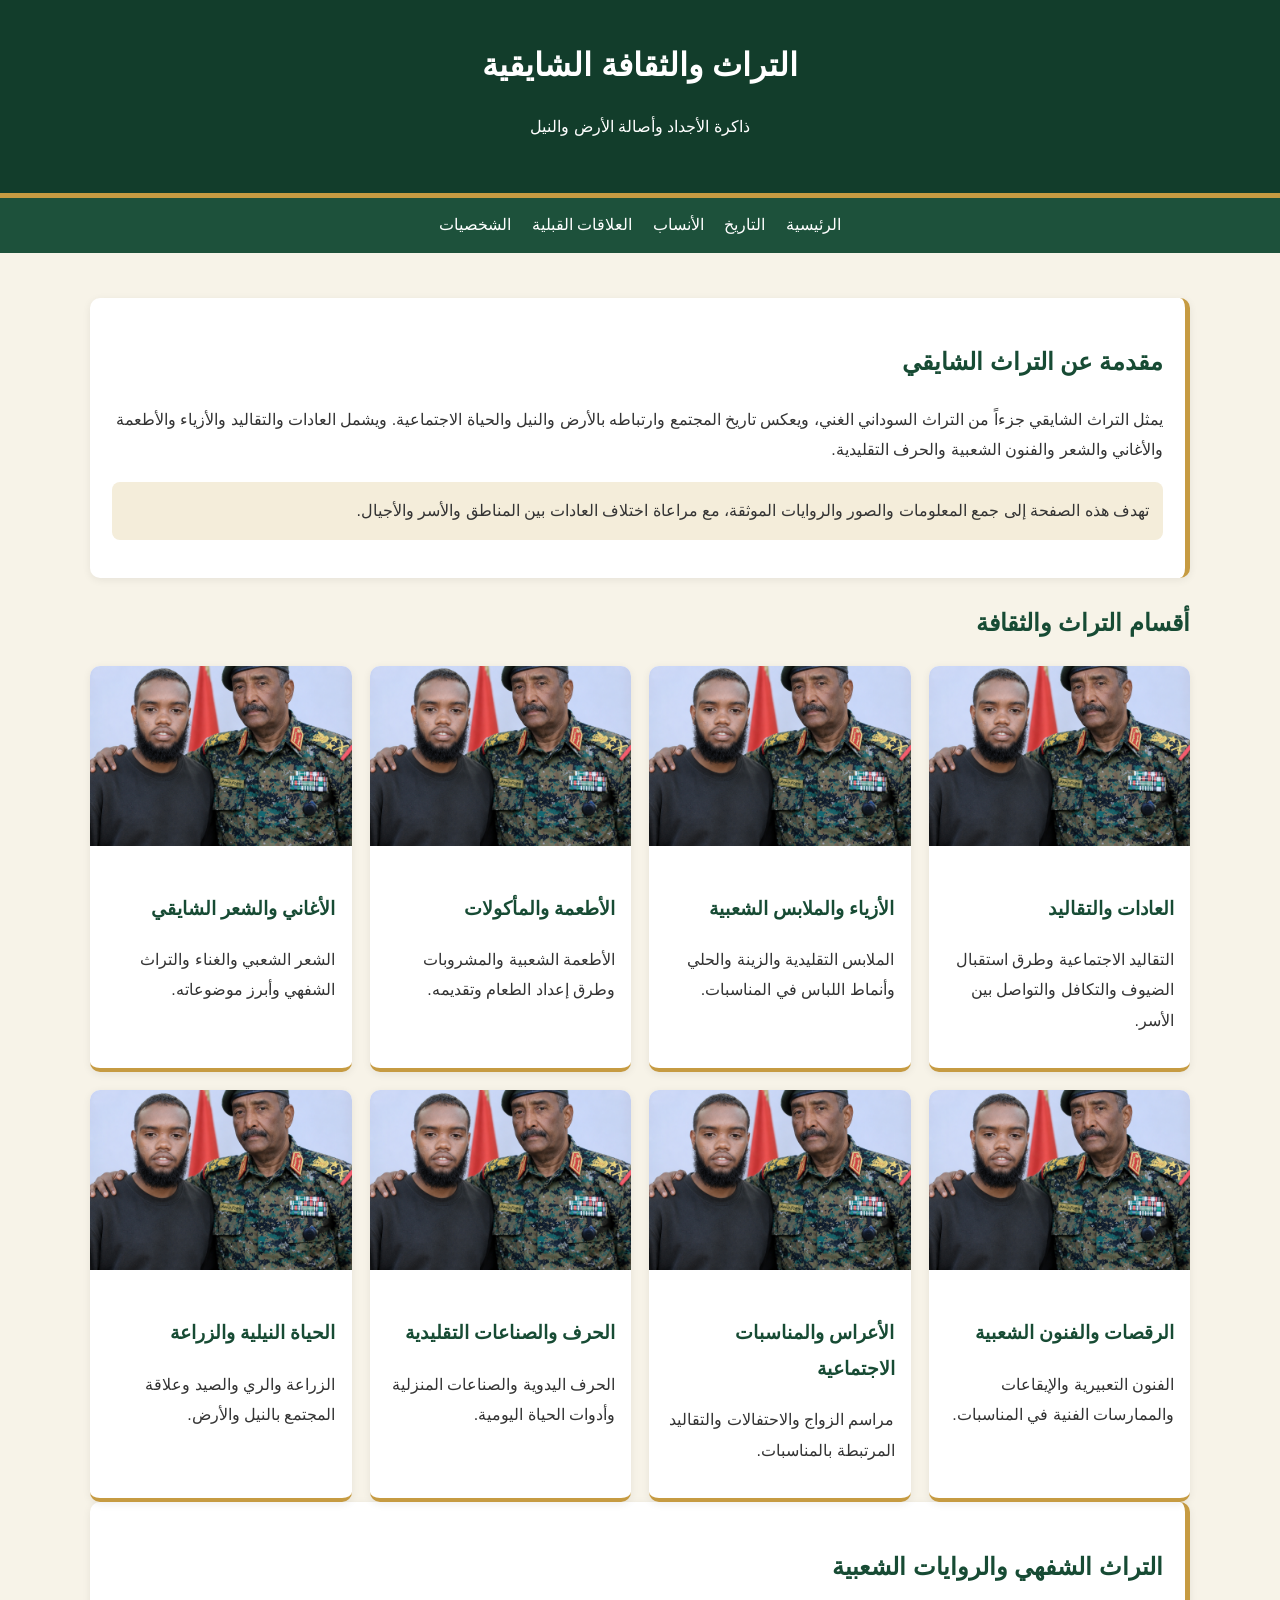
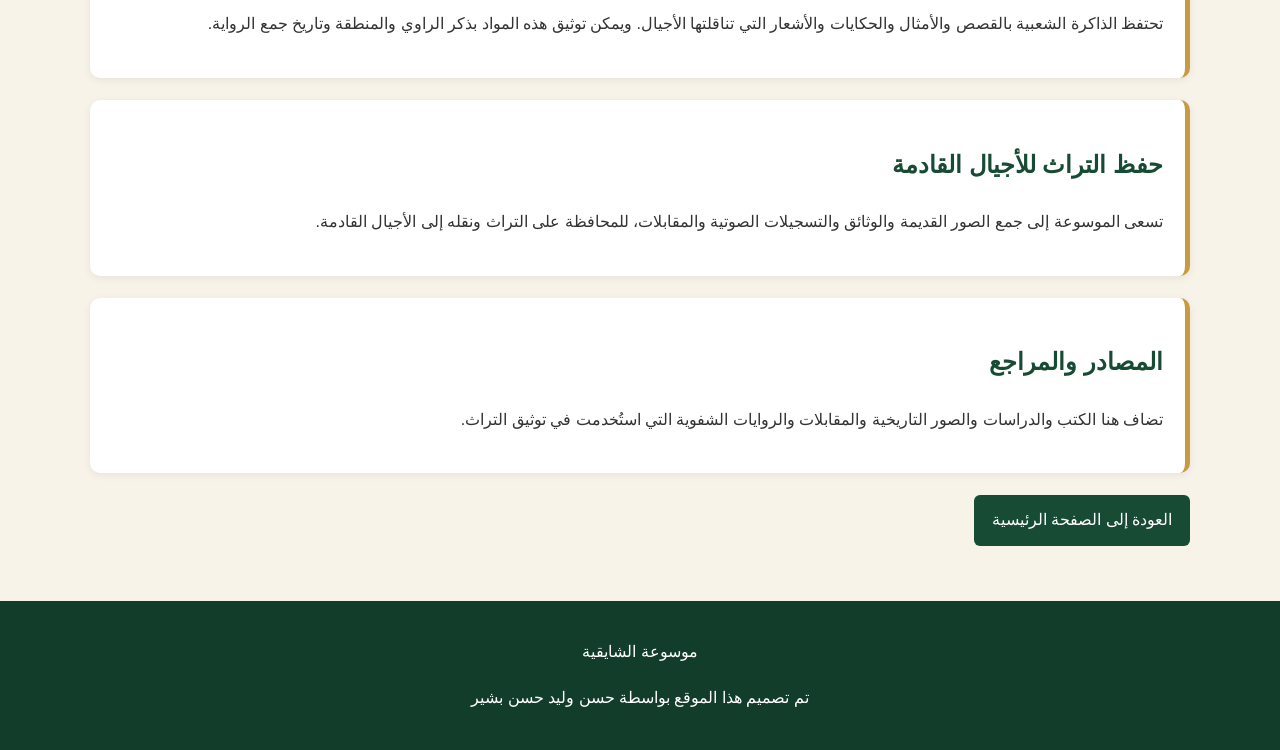
<file: pages/heritage.html>
<!DOCTYPE html>
<html lang="ar" dir="rtl">
<head>
<meta charset="UTF-8">
<meta name="viewport" content="width=device-width, initial-scale=1.0">
<title>التراث والثقافة | موسوعة الشايقية</title>

<style>
body {
    margin: 0;
    font-family: Tahoma, Arial, sans-serif;
    background: #f7f3e8;
    color: #333;
    line-height: 1.9;
}
header {
    background: #123d2b;
    color: white;
    text-align: center;
    padding: 35px 15px;
    border-bottom: 5px solid #c69b42;
}
header h1 { margin: 0; }
nav {
    background: #1d513b;
    padding: 12px;
    text-align: center;
}
nav a {
    color: white;
    text-decoration: none;
    margin: 8px;
}
.container {
    max-width: 1100px;
    margin: 25px auto;
    padding: 20px;
}
.intro, .section {
    background: white;
    padding: 22px;
    margin-bottom: 22px;
    border-radius: 10px;
    border-right: 5px solid #c69b42;
    box-shadow: 0 2px 8px #00000012;
}
h2 { color: #174b34; }
.cards {
    display: grid;
    grid-template-columns: repeat(auto-fit, minmax(230px, 1fr));
    gap: 18px;
}
.card {
    background: white;
    border-radius: 10px;
    overflow: hidden;
    box-shadow: 0 2px 8px #00000012;
    border-bottom: 4px solid #c69b42;
}
.card img {
    width: 100%;
    height: 180px;
    object-fit: cover;
    background: #eee;
}
.card-content { padding: 16px; }
.card h3 { color: #174b34; }
.note {
    background: #f4edda;
    padding: 14px;
    border-radius: 8px;
}
.btn {
    display: inline-block;
    background: #174b34;
    color: white;
    padding: 10px 18px;
    text-decoration: none;
    border-radius: 6px;
}
footer {
    background: #123d2b;
    color: white;
    text-align: center;
    padding: 20px;
    margin-top: 35px;
}
</style>
</head>

<body>

<header>
    <h1>التراث والثقافة الشايقية</h1>
    <p>ذاكرة الأجداد وأصالة الأرض والنيل</p>
</header>

<nav>
    <a href="../index.html">الرئيسية</a>
    <a href="history.html">التاريخ</a>
    <a href="genealogy.html">الأنساب</a>
    <a href="relations.html">العلاقات القبلية</a>
    <a href="personalities.html">الشخصيات</a>
</nav>

<div class="container">

<section class="intro">
<h2>مقدمة عن التراث الشايقي</h2>
<p>
يمثل التراث الشايقي جزءاً من التراث السوداني الغني،
ويعكس تاريخ المجتمع وارتباطه بالأرض والنيل والحياة
الاجتماعية. ويشمل العادات والتقاليد والأزياء والأطعمة
والأغاني والشعر والفنون الشعبية والحرف التقليدية.
</p>
<p class="note">
تهدف هذه الصفحة إلى جمع المعلومات والصور والروايات
الموثقة، مع مراعاة اختلاف العادات بين المناطق والأسر
والأجيال.
</p>
</section>

<h2>أقسام التراث والثقافة</h2>

<div class="cards">

<div class="card">
<img src="../images/heritage.jpg" alt="العادات والتقاليد">
<div class="card-content">
<h3>العادات والتقاليد</h3>
<p>التقاليد الاجتماعية وطرق استقبال الضيوف والتكافل والتواصل بين الأسر.</p>
</div>
</div>

<div class="card">
<img src="../images/heritage.jpg" alt="الأزياء الشعبية">
<div class="card-content">
<h3>الأزياء والملابس الشعبية</h3>
<p>الملابس التقليدية والزينة والحلي وأنماط اللباس في المناسبات.</p>
</div>
</div>

<div class="card">
<img src="../images/heritage.jpg" alt="الأطعمة الشعبية">
<div class="card-content">
<h3>الأطعمة والمأكولات</h3>
<p>الأطعمة الشعبية والمشروبات وطرق إعداد الطعام وتقديمه.</p>
</div>
</div>

<div class="card">
<img src="../images/heritage.jpg" alt="الأغاني والشعر">
<div class="card-content">
<h3>الأغاني والشعر الشايقي</h3>
<p>الشعر الشعبي والغناء والتراث الشفهي وأبرز موضوعاته.</p>
</div>
</div>

<div class="card">
<img src="../images/heritage.jpg" alt="الفنون الشعبية">
<div class="card-content">
<h3>الرقصات والفنون الشعبية</h3>
<p>الفنون التعبيرية والإيقاعات والممارسات الفنية في المناسبات.</p>
</div>
</div>

<div class="card">
<img src="../images/heritage.jpg" alt="الأعراس">
<div class="card-content">
<h3>الأعراس والمناسبات الاجتماعية</h3>
<p>مراسم الزواج والاحتفالات والتقاليد المرتبطة بالمناسبات.</p>
</div>
</div>

<div class="card">
<img src="../images/heritage.jpg" alt="الحرف التقليدية">
<div class="card-content">
<h3>الحرف والصناعات التقليدية</h3>
<p>الحرف اليدوية والصناعات المنزلية وأدوات الحياة اليومية.</p>
</div>
</div>

<div class="card">
<img src="../images/heritage.jpg" alt="الزراعة والنيل">
<div class="card-content">
<h3>الحياة النيلية والزراعة</h3>
<p>الزراعة والري والصيد وعلاقة المجتمع بالنيل والأرض.</p>
</div>
</div>

</div>

<section class="section">
<h2>التراث الشفهي والروايات الشعبية</h2>
<p>
تحتفظ الذاكرة الشعبية بالقصص والأمثال والحكايات
والأشعار التي تناقلتها الأجيال. ويمكن توثيق هذه المواد
بذكر الراوي والمنطقة وتاريخ جمع الرواية.
</p>
</section>

<section class="section">
<h2>حفظ التراث للأجيال القادمة</h2>
<p>
تسعى الموسوعة إلى جمع الصور القديمة والوثائق
والتسجيلات الصوتية والمقابلات، للمحافظة على التراث
ونقله إلى الأجيال القادمة.
</p>
</section>

<section class="section">
<h2>المصادر والمراجع</h2>
<p>
تضاف هنا الكتب والدراسات والصور التاريخية والمقابلات
والروايات الشفوية التي استُخدمت في توثيق التراث.
</p>
</section>

<a class="btn" href="../index.html">العودة إلى الصفحة الرئيسية</a>

</div>

<footer>
<p>موسوعة الشايقية</p>
<p>تم تصميم هذا الموقع بواسطة حسن وليد حسن بشير</p>
</footer>

</body>
</html>
</file>
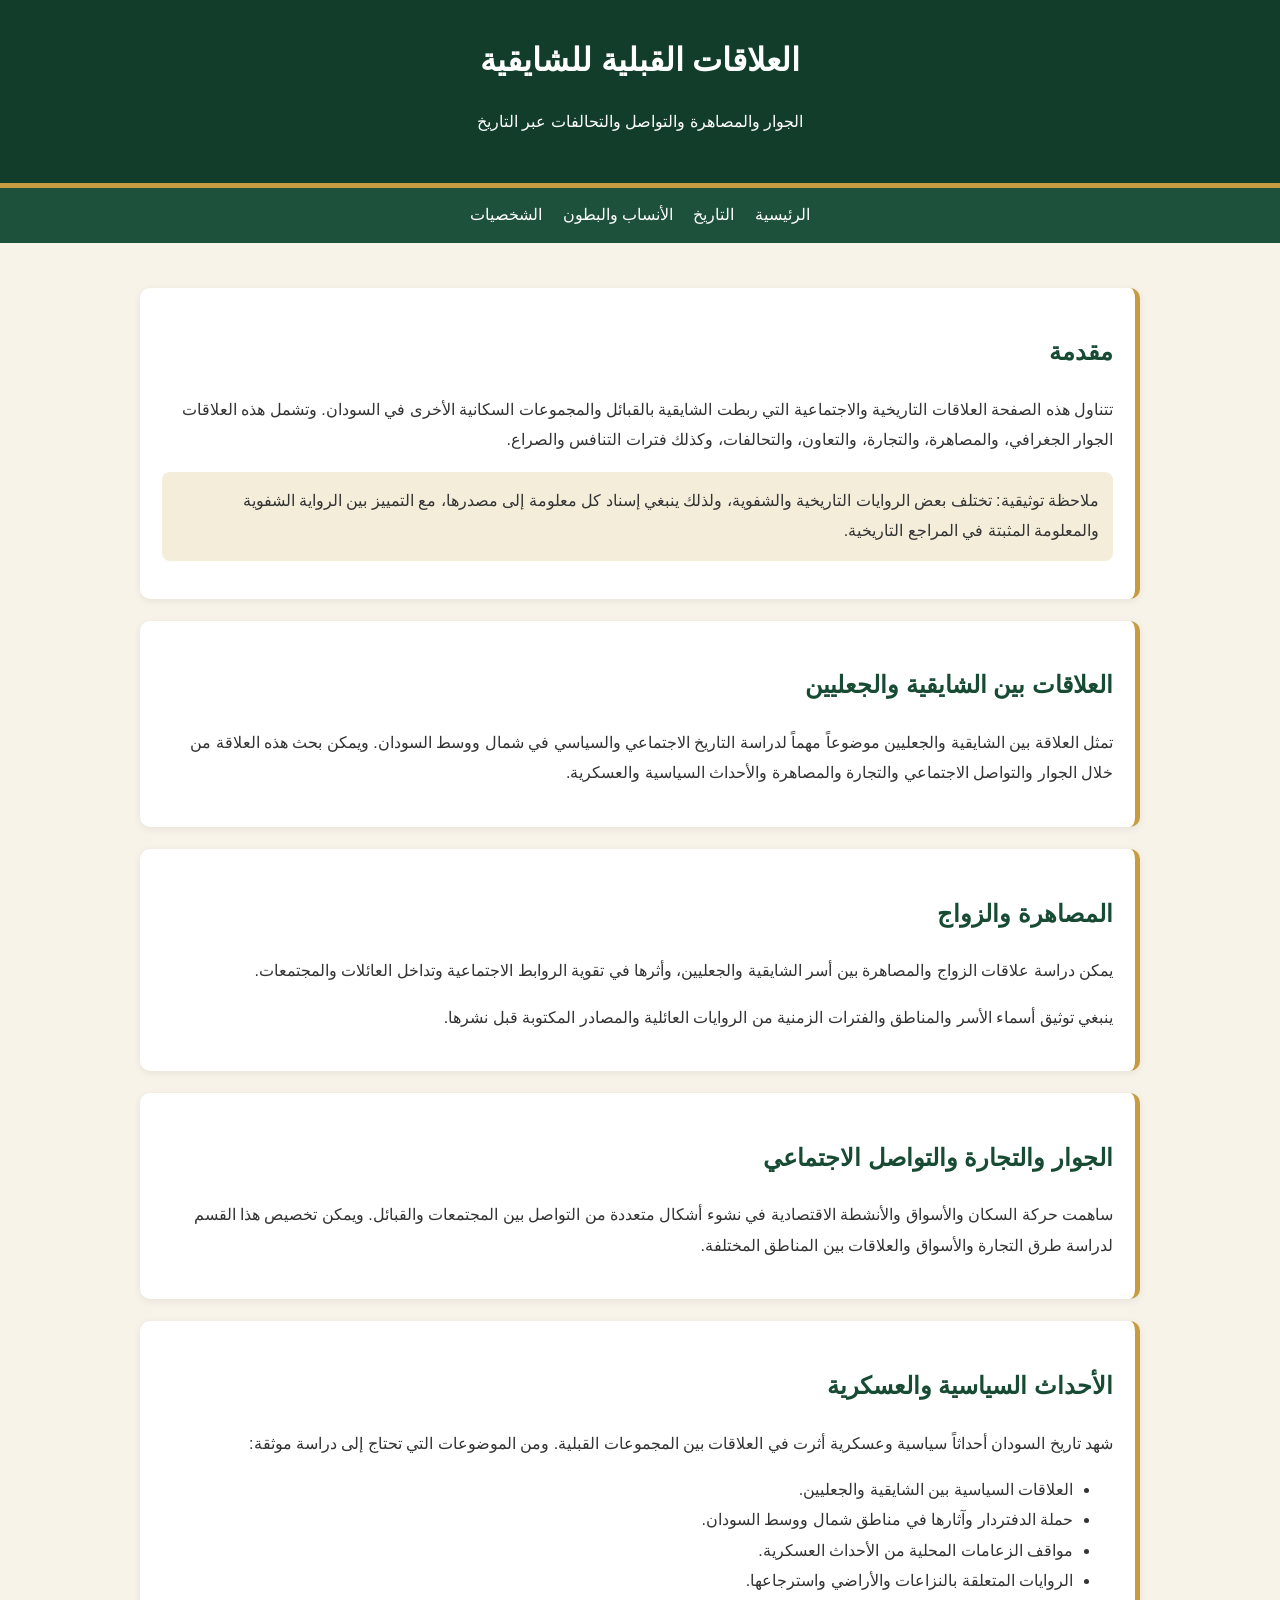
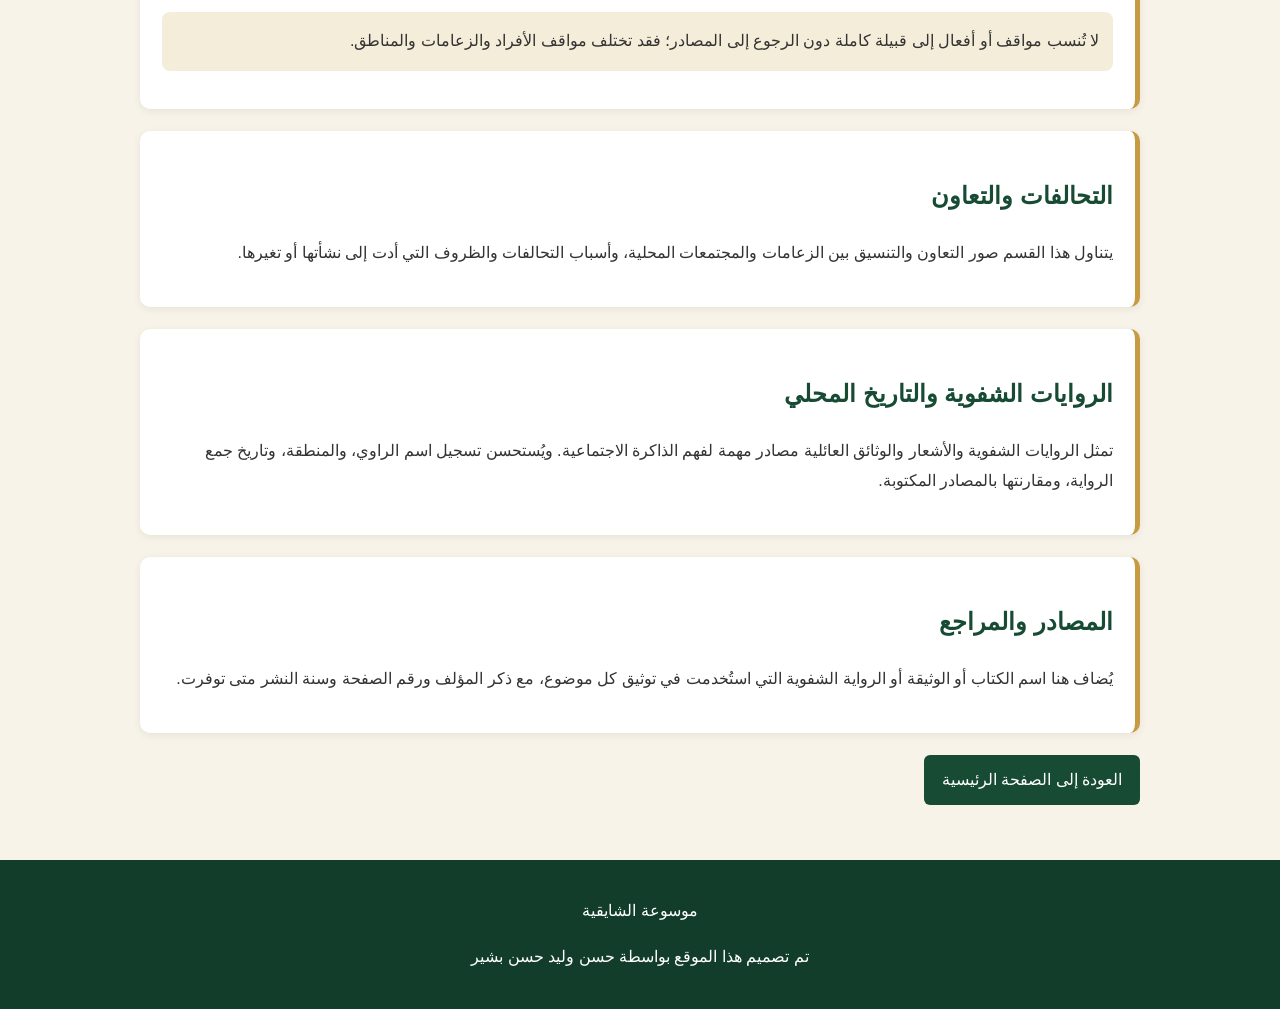
<file: pages/relations.html>
<!DOCTYPE html>
<html lang="ar" dir="rtl">
<head>
<meta charset="UTF-8">
<meta name="viewport" content="width=device-width, initial-scale=1.0">
<title>العلاقات القبلية | موسوعة الشايقية</title>

<style>
body {
    margin: 0;
    font-family: Tahoma, Arial, sans-serif;
    background: #f7f3e8;
    color: #333;
    line-height: 1.9;
}
header {
    background: #123d2b;
    color: white;
    text-align: center;
    padding: 30px 15px;
    border-bottom: 5px solid #c69b42;
}
header h1 { margin: 0; }
nav {
    background: #1d513b;
    padding: 12px;
    text-align: center;
}
nav a {
    color: white;
    text-decoration: none;
    margin: 8px;
}
.container {
    max-width: 1000px;
    margin: 25px auto;
    padding: 20px;
}
.section {
    background: white;
    margin-bottom: 22px;
    padding: 22px;
    border-radius: 10px;
    border-right: 5px solid #c69b42;
    box-shadow: 0 2px 8px #00000012;
}
h2 { color: #174b34; }
.note {
    background: #f4edda;
    padding: 14px;
    border-radius: 8px;
}
footer {
    background: #123d2b;
    color: white;
    text-align: center;
    padding: 20px;
    margin-top: 35px;
}
.btn {
    display: inline-block;
    background: #174b34;
    color: white;
    padding: 10px 18px;
    text-decoration: none;
    border-radius: 6px;
}
</style>
</head>

<body>

<header>
    <h1>العلاقات القبلية للشايقية</h1>
    <p>الجوار والمصاهرة والتواصل والتحالفات عبر التاريخ</p>
</header>

<nav>
    <a href="../index.html">الرئيسية</a>
    <a href="history.html">التاريخ</a>
    <a href="genealogy.html">الأنساب والبطون</a>
    <a href="personalities.html">الشخصيات</a>
</nav>

<div class="container">

<section class="section">
<h2>مقدمة</h2>
<p>
تتناول هذه الصفحة العلاقات التاريخية والاجتماعية التي ربطت
الشايقية بالقبائل والمجموعات السكانية الأخرى في السودان.
وتشمل هذه العلاقات الجوار الجغرافي، والمصاهرة، والتجارة،
والتعاون، والتحالفات، وكذلك فترات التنافس والصراع.
</p>
<p class="note">
ملاحظة توثيقية: تختلف بعض الروايات التاريخية والشفوية،
ولذلك ينبغي إسناد كل معلومة إلى مصدرها، مع التمييز بين
الرواية الشفوية والمعلومة المثبتة في المراجع التاريخية.
</p>
</section>

<section class="section">
<h2>العلاقات بين الشايقية والجعليين</h2>
<p>
تمثل العلاقة بين الشايقية والجعليين موضوعاً مهماً لدراسة
التاريخ الاجتماعي والسياسي في شمال ووسط السودان.
ويمكن بحث هذه العلاقة من خلال الجوار والتواصل الاجتماعي
والتجارة والمصاهرة والأحداث السياسية والعسكرية.
</p>
</section>

<section class="section">
<h2>المصاهرة والزواج</h2>
<p>
يمكن دراسة علاقات الزواج والمصاهرة بين أسر الشايقية
والجعليين، وأثرها في تقوية الروابط الاجتماعية وتداخل
العائلات والمجتمعات.
</p>
<p>
ينبغي توثيق أسماء الأسر والمناطق والفترات الزمنية من
الروايات العائلية والمصادر المكتوبة قبل نشرها.
</p>
</section>

<section class="section">
<h2>الجوار والتجارة والتواصل الاجتماعي</h2>
<p>
ساهمت حركة السكان والأسواق والأنشطة الاقتصادية في
نشوء أشكال متعددة من التواصل بين المجتمعات والقبائل.
ويمكن تخصيص هذا القسم لدراسة طرق التجارة والأسواق
والعلاقات بين المناطق المختلفة.
</p>
</section>

<section class="section">
<h2>الأحداث السياسية والعسكرية</h2>
<p>
شهد تاريخ السودان أحداثاً سياسية وعسكرية أثرت في
العلاقات بين المجموعات القبلية. ومن الموضوعات التي
تحتاج إلى دراسة موثقة:
</p>
<ul>
<li>العلاقات السياسية بين الشايقية والجعليين.</li>
<li>حملة الدفتردار وآثارها في مناطق شمال ووسط السودان.</li>
<li>مواقف الزعامات المحلية من الأحداث العسكرية.</li>
<li>الروايات المتعلقة بالنزاعات والأراضي واسترجاعها.</li>
</ul>
<p class="note">
لا تُنسب مواقف أو أفعال إلى قبيلة كاملة دون الرجوع إلى
المصادر؛ فقد تختلف مواقف الأفراد والزعامات والمناطق.
</p>
</section>

<section class="section">
<h2>التحالفات والتعاون</h2>
<p>
يتناول هذا القسم صور التعاون والتنسيق بين الزعامات
والمجتمعات المحلية، وأسباب التحالفات والظروف التي
أدت إلى نشأتها أو تغيرها.
</p>
</section>

<section class="section">
<h2>الروايات الشفوية والتاريخ المحلي</h2>
<p>
تمثل الروايات الشفوية والأشعار والوثائق العائلية
مصادر مهمة لفهم الذاكرة الاجتماعية. ويُستحسن تسجيل
اسم الراوي، والمنطقة، وتاريخ جمع الرواية، ومقارنتها
بالمصادر المكتوبة.
</p>
</section>

<section class="section">
<h2>المصادر والمراجع</h2>
<p>
يُضاف هنا اسم الكتاب أو الوثيقة أو الرواية الشفوية
التي استُخدمت في توثيق كل موضوع، مع ذكر المؤلف
ورقم الصفحة وسنة النشر متى توفرت.
</p>
</section>

<a class="btn" href="../index.html">العودة إلى الصفحة الرئيسية</a>

</div>

<footer>
<p>موسوعة الشايقية</p>
<p>تم تصميم هذا الموقع بواسطة حسن وليد حسن بشير</p>
</footer>

</body>
</html>
</file>
